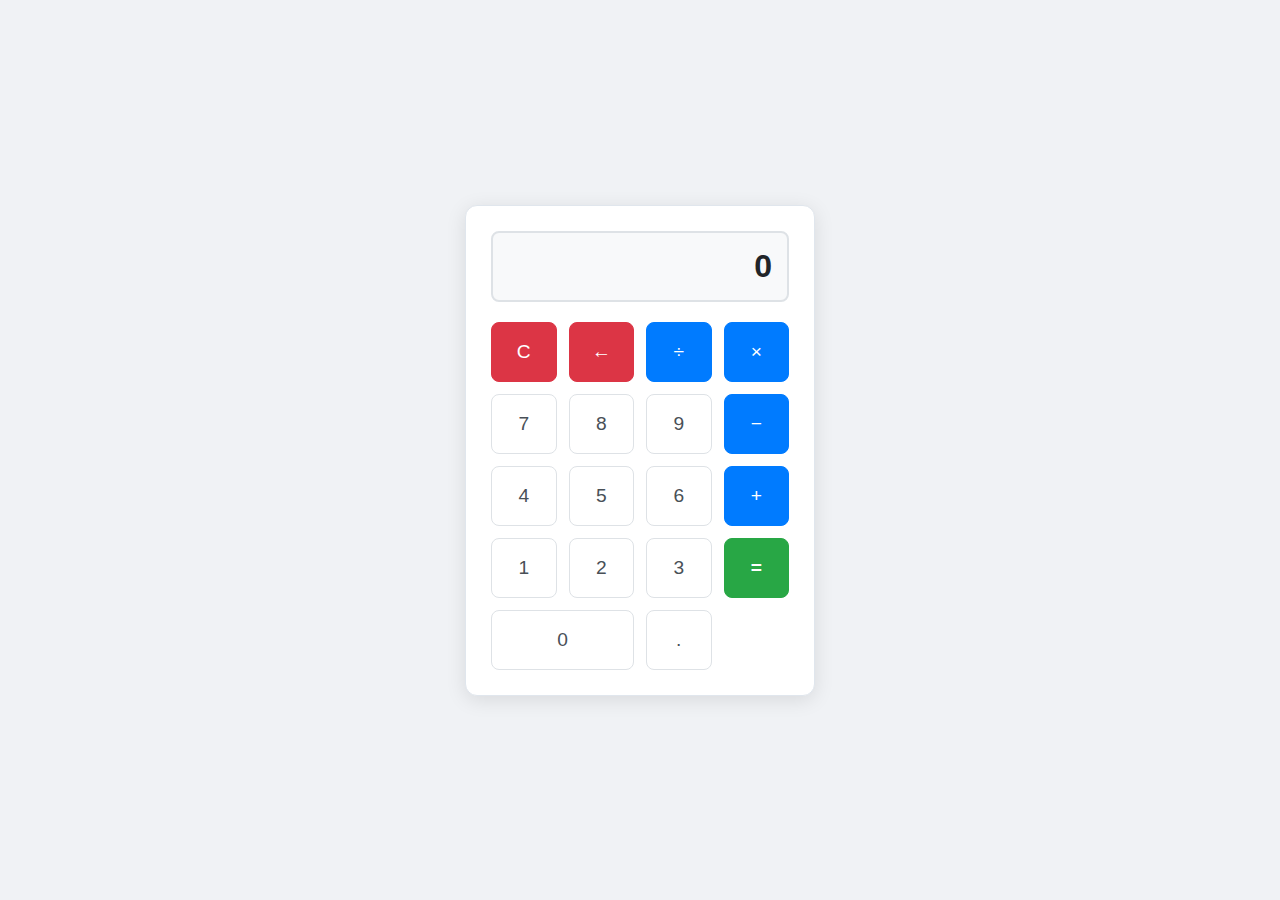
<file: CALCULATOR/index.html>
<!DOCTYPE html>
<html lang="en">
<head>
    <meta charset="UTF-8">
    <meta name="viewport" content="width=device-width, initial-scale=1.0">
    <title>Simple Calculator</title>
    <link rel="stylesheet" href="style.css">
</head>
<body>
    <div class="calculator">
        <input type="text" class="display" id="display" readonly>
        <div class="buttons">
            <button class="clear" onclick="clearDisplay()">C</button>
            <button class="clear" onclick="deleteLast()">←</button>
            <button class="operator" onclick="handleOperator('/')" title="Divide">÷</button>
            <button class="operator" onclick="handleOperator('*')" title="Multiply">×</button>
            
            <button class="number" onclick="inputNumber('7')">7</button>
            <button class="number" onclick="inputNumber('8')">8</button>
            <button class="number" onclick="inputNumber('9')">9</button>
            <button class="operator" onclick="handleOperator('-')" title="Subtract">−</button>
            
            <button class="number" onclick="inputNumber('4')">4</button>
            <button class="number" onclick="inputNumber('5')">5</button>
            <button class="number" onclick="inputNumber('6')">6</button>
            <button class="operator" onclick="handleOperator('+')" title="Add">+</button>
            
            <button class="number" onclick="inputNumber('1')">1</button>
            <button class="number" onclick="inputNumber('2')">2</button>
            <button class="number" onclick="inputNumber('3')">3</button>
            <button class="equals" onclick="calculate()">=</button>
            
            <button class="number zero" onclick="inputNumber('0')">0</button>
            <button class="number" onclick="inputDecimal()">.</button>
        </div>
    </div>

    <script src="script.js"></script>
</body>
</html>
</file>
<file: CALCULATOR/style.css>
* {
    margin: 0;
    padding: 0;
    box-sizing: border-box;
}

body {
    font-family: 'Segoe UI', Tahoma, Geneva, Verdana, sans-serif;
    background-color: #f0f2f5;
    display: flex;
    justify-content: center;
    align-items: center;
    min-height: 100vh;
    padding: 20px;
}

.calculator {
    background: #ffffff;
    border-radius: 12px;
    padding: 25px;
    box-shadow: 0 4px 20px rgba(0, 0, 0, 0.1);
    width: 100%;
    max-width: 350px;
    border: 1px solid #e0e6ed;
}

.display {
    background: #f8f9fa;
    border: 2px solid #dee2e6;
    border-radius: 8px;
    color: #212529;
    font-size: 2em;
    font-weight: 600;
    padding: 15px;
    margin-bottom: 20px;
    text-align: right;
    width: 100%;
    min-height: 70px;
    resize: none;
    outline: none;
}

.display:focus {
    border-color: #007bff;
}

.buttons {
    display: grid;
    grid-template-columns: repeat(4, 1fr);
    grid-gap: 12px;
}

button {
    border: 1px solid #dee2e6;
    border-radius: 8px;
    font-size: 1.2em;
    font-weight: 500;
    height: 60px;
    cursor: pointer;
    transition: all 0.2s ease;
    outline: none;
    background: #ffffff;
    color: #495057;
}

button:hover {
    background: #f8f9fa;
    border-color: #adb5bd;
}

button:active {
    transform: scale(0.98);
    background: #e9ecef;
}

.number {
    background: #ffffff;
    color: #495057;
}

.number:hover {
    background: #f1f3f4;
}

.operator {
    background: #007bff;
    color: white;
    border-color: #007bff;
}

.operator:hover {
    background: #0056b3;
    border-color: #004085;
}

.equals {
    background: #28a745;
    color: white;
    border-color: #28a745;
    font-weight: 700;
}

.equals:hover {
    background: #218838;
    border-color: #1e7e34;
}

.clear {
    background: #dc3545;
    color: white;
    border-color: #dc3545;
}

.clear:hover {
    background: #c82333;
    border-color: #bd2130;
}

.zero {
    grid-column: span 2;
}

@media (max-width: 480px) {
    .calculator {
        padding: 20px;
        margin: 10px;
    }

    .display {
        font-size: 1.6em;
        padding: 12px;
    }

    button {
        height: 55px;
        font-size: 1.1em;
    }

    .buttons {
        grid-gap: 10px;
    }
}
</file>
